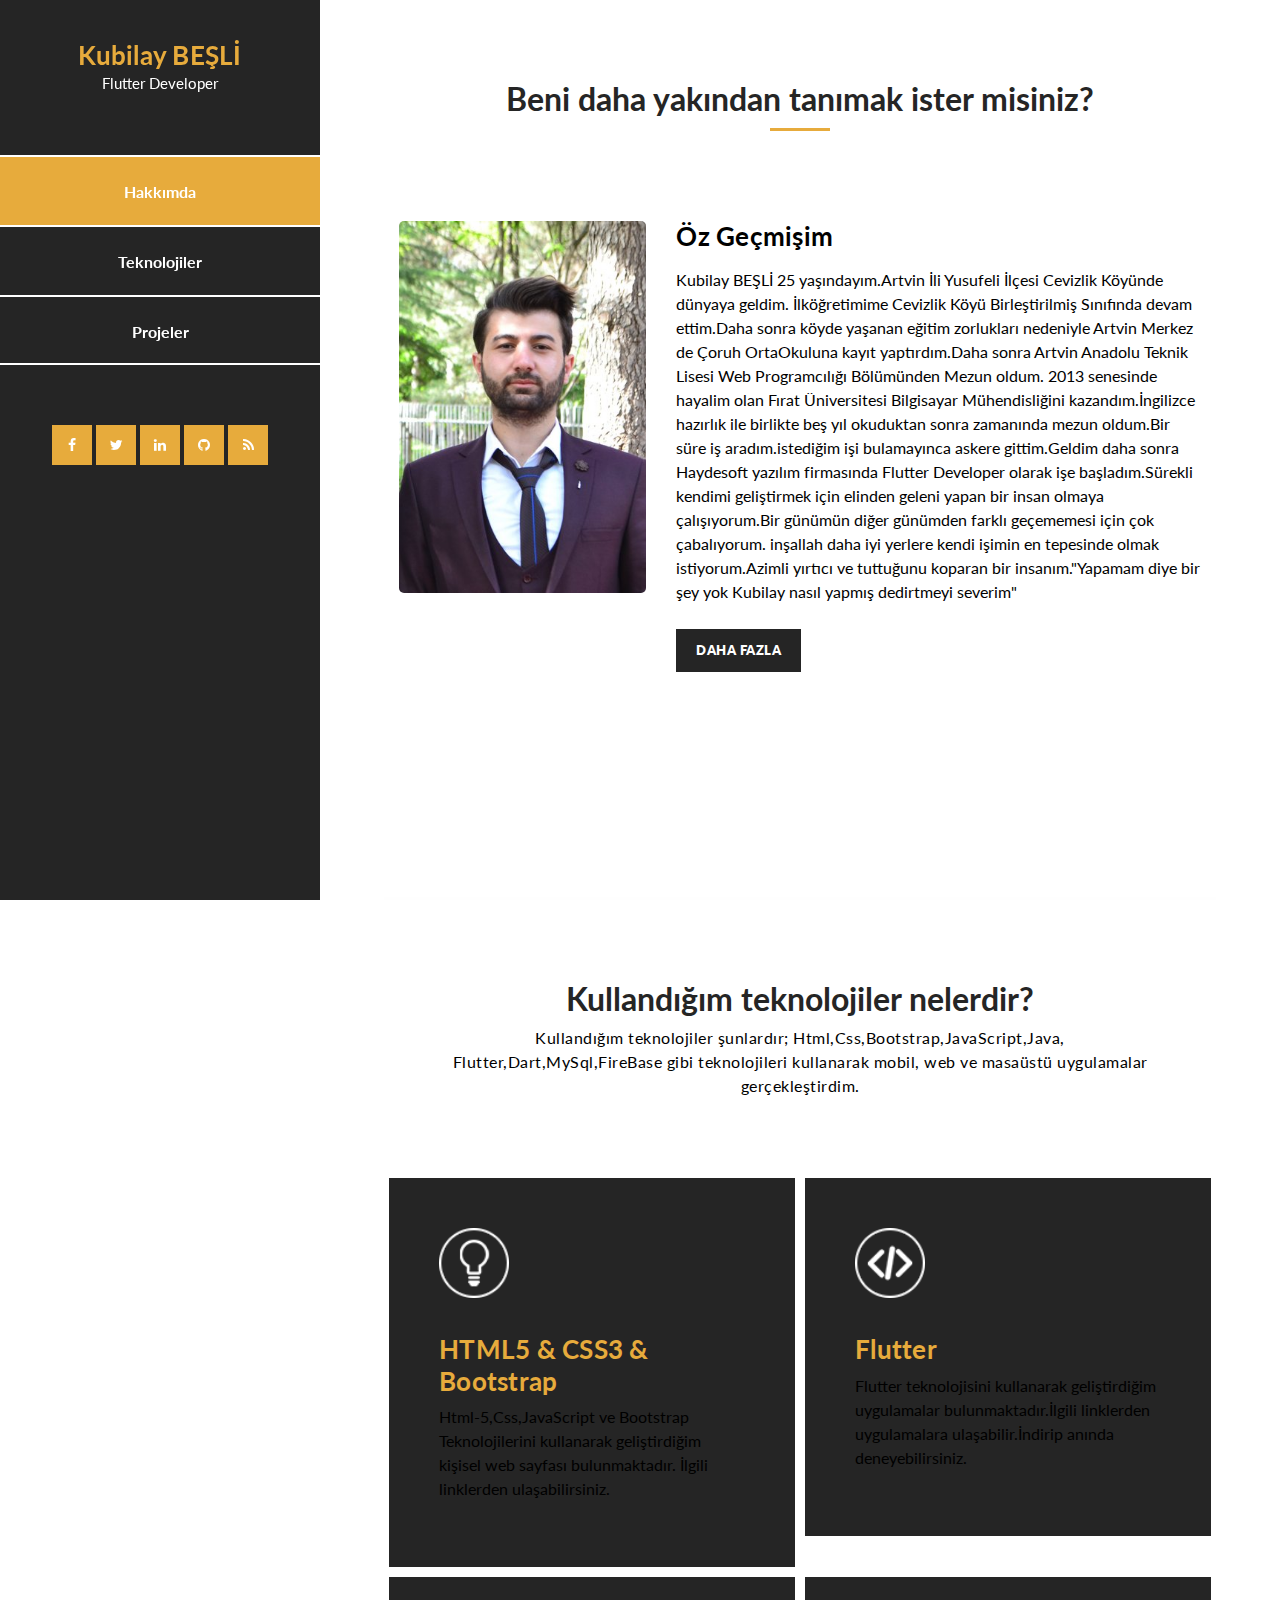
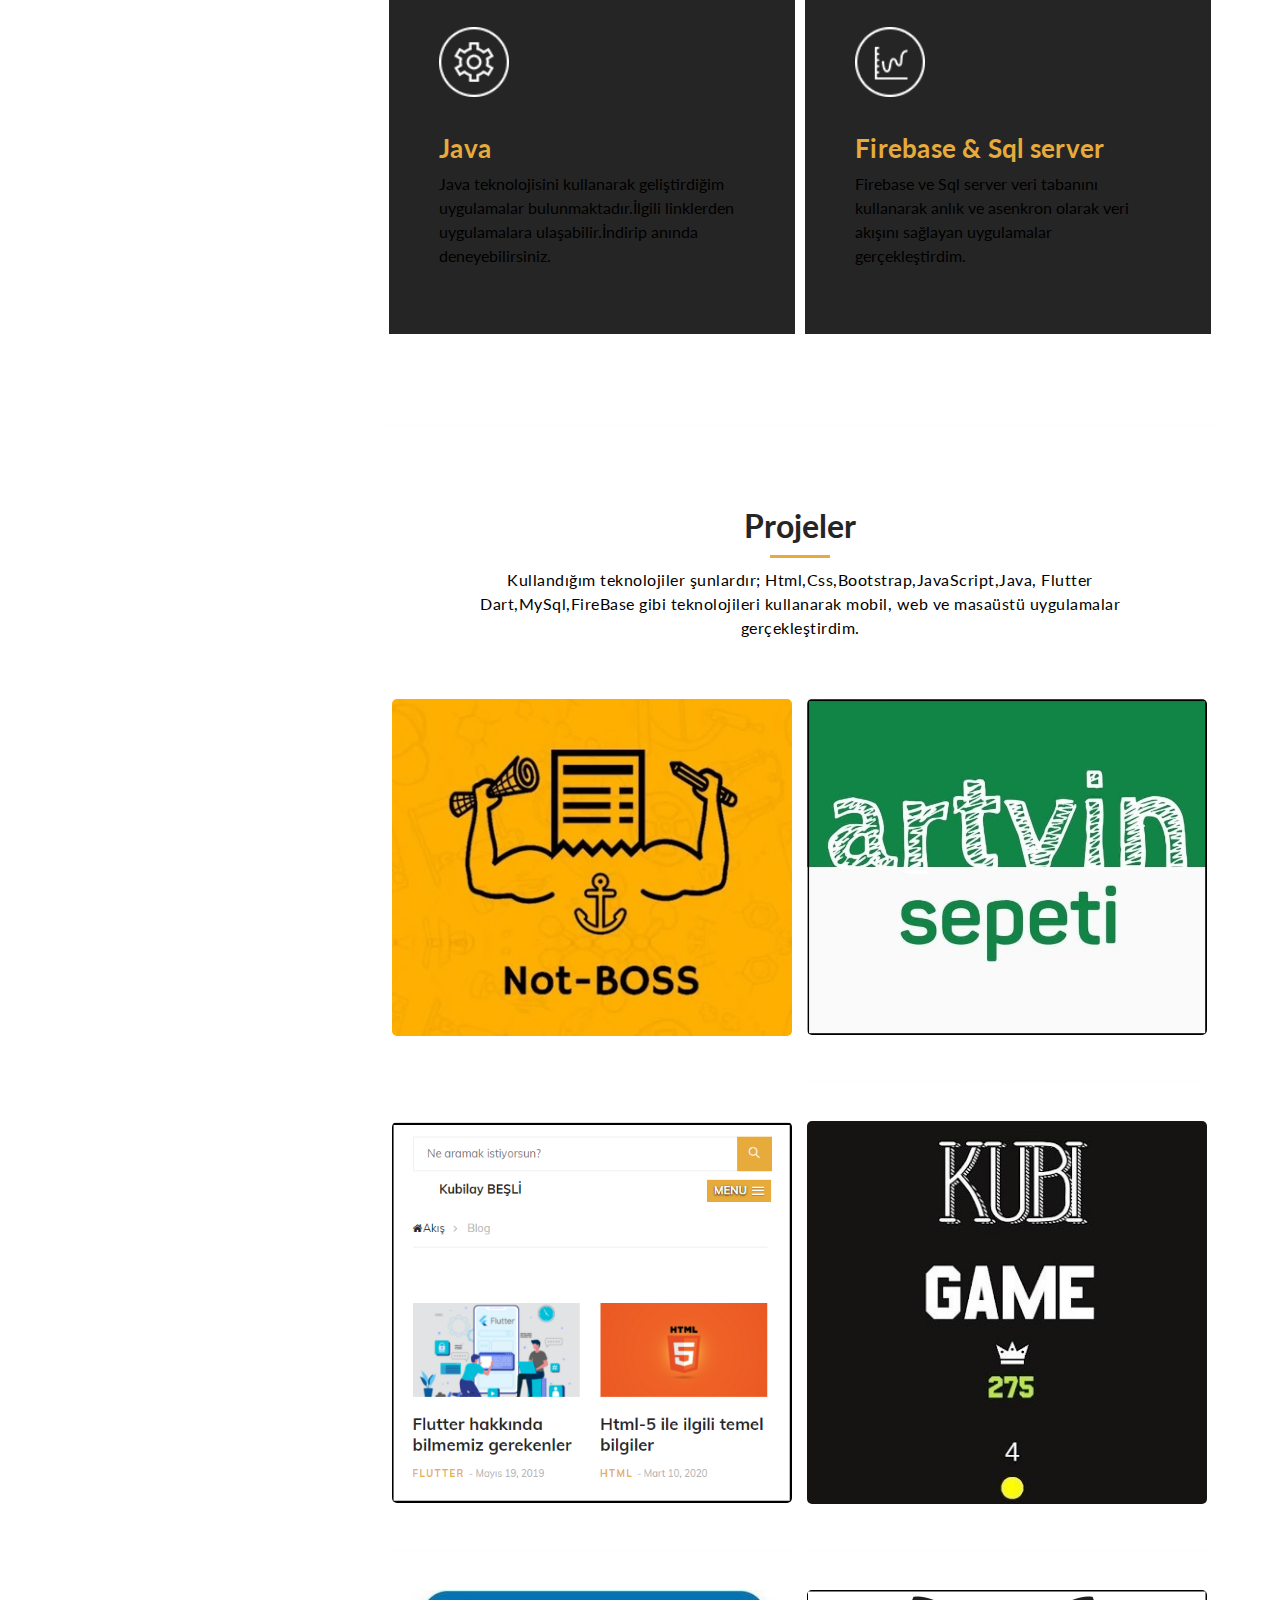
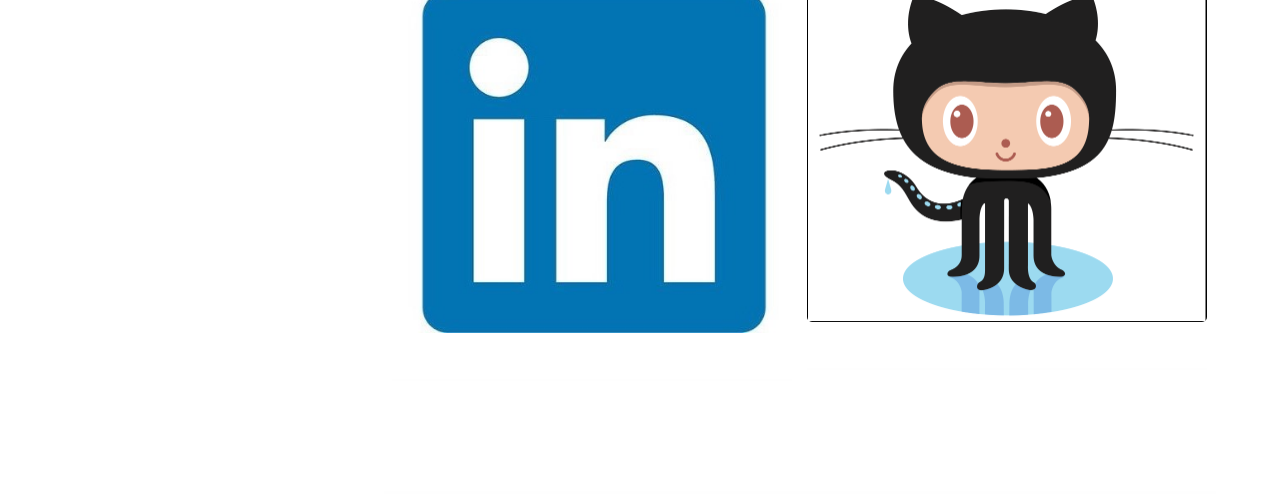
<file: cv.html>
<!DOCTYPE html>
<html lang="tr">
  <head>
       <meta charset="UTF-8">
    <meta name="description" content="Kubilay BEŞLİ Kişisel Web Sitesi flutter,html,css,bootstrapjavascript,java">
    <meta name="keywords" content="Kubilay BEŞLi,flutter,html,css,javascript,java,bootstrap,altın">
    <meta name="viewport" content="width=device-width, initial-scale=1.0">
    <meta http-equiv="X-UA-Compatible" content="ie=edge">
    <title>Kubilay BEŞLi Kişisel Web Sayfası</title>
  
	<!-- Bootstrap core CSS -->
    <link href="vendor/bootstrap/css/bootstrap.min.css" rel="stylesheet" />

    <!-- Additional CSS Files -->
    <link rel="stylesheet" href="assets/css/fontawesome.css" />
    <link rel="stylesheet" href="assets/css/templatemo-style.css" />
    <link rel="stylesheet" href="assets/css/owl.css" />
    <link rel="stylesheet" href="assets/css/lightbox.css" />
	
  </head>

  <body>
  
    <div id="page-wraper">
      <!-- Sidebar Menu -->
      <div class="responsive-nav">
        <i class="fa fa-bars" id="menu-toggle"></i>
        <div id="menu" class="menu">
          <i class="fa fa-times" id="menu-close"></i>
          <div class="container">
           
            <div class="author-content">
              <h4>Kubilay BEŞLİ</h4>
              <span>Flutter Developer</span>
            </div>
            <nav class="main-nav" >
              <ul class="main-menu">
			 
                <li><a href="#section1">Hakkımda</a></li>
                <li><a href="#section2">Teknolojiler</a></li>
                <li><a href="#section3">Projeler</a></li>
             
              </ul>
            </nav>
			
			  <div class="social-network">
              <ul class="soial-icons">
                <li>
                  <a href="https://www.facebook.com/kubilay.besli1/">
				  <i class="fa fa-facebook"></i></a>
                </li>
                <li>
                  <a href="https://twitter.com/kubilay_besli"><i class="fa fa-twitter"></i></a>
                </li>
                <li>
                  <a href="https://www.linkedin.com/in/kubilay-be%C5%9Fli-183033160/"><i class="fa fa-linkedin"></i></a>
                </li>
                <li>
                  <a href="https://github.com/kubi08"><i class="fa fa-github"></i></a>
                </li>
                <li>
                  <a href="http://kubilaybesli.epizy.com/"><i class="fa fa-rss"></i></a>
                </li>
				
              </ul>
            </div>
          </div>
        </div>
      </div>

      <section class="section about-me" data-section="section1">
        <div class="container">
          <div class="section-heading">
            <h2>Beni daha yakından tanımak ister misiniz?</h2>
            <div class="line-dec"></div>
            
          </div>
          <div class="left-image-post">
            <div class="row">
              <div class="col-md-4">
                <div class="left-image">
                  <img src="assets/images/leftcv.jpg" alt=""/>
                </div>
              </div>
              <div class="col-md-8">
                <div class="right-text">
                  <h3>Öz Geçmişim</h3>
                  <p>
                   Kubilay BEŞLİ 25 yaşındayım.Artvin İli Yusufeli İlçesi Cevizlik Köyünde dünyaya geldim.
									İlköğretimime Cevizlik Köyü Birleştirilmiş Sınıfında devam ettim.Daha sonra köyde yaşanan eğitim zorlukları nedeniyle
									Artvin Merkez de Çoruh OrtaOkuluna kayıt yaptırdım.Daha sonra Artvin Anadolu Teknik Lisesi Web Programcılığı Bölümünden Mezun oldum.
									2013 senesinde hayalim olan Fırat Üniversitesi Bilgisayar Mühendisliğini kazandım.İngilizce hazırlık ile birlikte beş yıl okuduktan sonra 
									zamanında mezun oldum.Bir süre iş aradım.istediğim işi bulamayınca askere gittim.Geldim daha sonra Haydesoft yazılım firmasında Flutter Developer olarak
									işe başladım.Sürekli kendimi geliştirmek için elinden geleni yapan bir insan olmaya çalışıyorum.Bir günümün diğer günümden farklı geçememesi için çok çabalıyorum.
									inşallah daha iyi yerlere kendi işimin en tepesinde olmak istiyorum.Azimli yırtıcı ve tuttuğunu koparan bir insanım."Yapamam diye bir şey yok Kubilay nasıl yapmış dedirtmeyi severim"
                  </p>
                  <div class="white-button">
                    <a href="biography.html">Daha Fazla</a>
                  </div>
                </div>
              </div>
            </div>
          </div>
      
        </div>
      </section>

      <section class="section my-services" data-section="section2">
        <div class="container">
          <div class="section-heading">
            <h2>Kullandığım teknolojiler nelerdir?</h2>
            
            <span>Kullandığım teknolojiler şunlardır; 
			Html,Css,Bootstrap,JavaScript,Java,
			Flutter,Dart,MySql,FireBase gibi teknolojileri kullanarak mobil,
			web ve masaüstü uygulamalar gerçekleştirdim.
			</span>
          </div>
          <div class="row">
            <div class="col-md-6">
              <div class="service-item">
                <div class="first-service-icon service-icon"></div>
                <h4>HTML5 &amp; CSS3 &amp; Bootstrap</h4>
                <p>
                  Html-5,Css,JavaScript ve Bootstrap Teknolojilerini kullanarak geliştirdiğim kişisel web sayfası bulunmaktadır.
				  İlgili linklerden ulaşabilirsiniz.
                </p>
              </div>
            </div>
            <div class="col-md-6">
              <div class="service-item">
                <div class="second-service-icon service-icon"></div>
                <h4>Flutter</h4>
                <p>
                 Flutter teknolojisini kullanarak geliştirdiğim uygulamalar 
				 bulunmaktadır.İlgili linklerden uygulamalara ulaşabilir.İndirip anında deneyebilirsiniz.
                </p>
              </div>
            </div>
            <div class="col-md-6">
              <div class="service-item">
                <div class="third-service-icon service-icon"></div>
                <h4>Java</h4>
                <p>
                 Java teknolojisini kullanarak geliştirdiğim uygulamalar 
				 bulunmaktadır.İlgili linklerden uygulamalara ulaşabilir.İndirip anında deneyebilirsiniz.
                </p>
              </div>
            </div>
            <div class="col-md-6">
              <div class="service-item">
                <div class="fourth-service-icon service-icon"></div>
                <h4>Firebase &amp; Sql server</h4>
                <p>
                  Firebase ve Sql server veri tabanını kullanarak anlık ve asenkron olarak veri akışını 
				  sağlayan uygulamalar gerçekleştirdim.
                </p>
              </div>
            </div>
          </div>
        </div>
      </section>

	   <section class="section my-work" data-section="section3">
        <div class="container">
          <div class="section-heading">
            <h2>Projeler</h2>
            <div class="line-dec"></div>
            <span
              >Kullandığım teknolojiler şunlardır; 
			Html,Css,Bootstrap,JavaScript,Java,
			Flutter Dart,MySql,FireBase gibi teknolojileri kullanarak mobil,
			web ve masaüstü uygulamalar gerçekleştirdim.</span
            >
          </div>
          <div class="row">
            <div class="isotope-wrapper">
              
              <div class="isotope-box">
                <div class="isotope-item" data-type="nature">
                  <figure class="snip1321">
                    <img
                      src="assets/images/notbos.jpg"
                      alt="sq-sample26"
                    />
                    <figcaption>
                      
                      <h4>Not-BOSS</h4>
                      <span>Üniversite Not Uygulaması</span>
					   <a href="https://play.google.com/store/apps/details?id=com.app.notboss&hl=tr">Uygulamaya git</a>
                    </figcaption>
                  </figure>
                </div>

                <div class="isotope-item" data-type="people">
                <figure class="snip1321">
                    <img src="assets/images/artvinsepeti.jpg"alt="sq-sample26" />
                    <figcaption>
                  
                      <h4>Artvin Sepeti</h4>
                      <span>Flutter Sipariş Uygulaması</span>
					    <a href="https://github.com/kubi08/artvin_sepeti">Uygulamaya git</a>
                    </figcaption>
                  </figure>
                </div>

                <div class="isotope-item" data-type="animals">
                  <figure class="snip1321">
                    <img
                      src="assets/images/game.jpg"
                      alt="sq-sample26"
					
					 
                    />
                    <figcaption>
                      <a
                        href="assets/images/portfolio-03.jpg">
                     </a>
					 <h4>Unity Oyun Uygulaması</h4>
                      <span>Unity Oyun Uygulaması</span>
                      <a href="https://play.google.com/store/apps/details?id=com.kubi.BESLI&hl=tr">Uygulamaya git</a>
                    </figcaption>
                  </figure>
                </div>

                <div class="isotope-item" data-type="people">
                  <figure class="snip1321">
                    <img
                      src="assets/images/web.png"
                      alt="sq-sample26"
                    />
                    <figcaption>
                      <a
                        href="assets/images/portfolio-04.jpg">
                      </a>
                      <h4>Kişisel Web Sayfası</h4>
                      <span>Html,Css,Bootstrap,Js Web Sayfası</span>
					   <a href="http://kubilaybesli.epizy.com/">Uygulamaya git</a>
                    </figcaption>
                  </figure>
                </div>

                <div class="isotope-item" data-type="nature">
                    <figure class="snip1321">
                    <img
                      src="assets/images/linked.jpg"
                      alt="sq-sample26"
                    />
                    <figcaption>
                      <a
                        href="assets/images/portfolio-04.jpg">
                      </a>
                      <h4>Linkedin Adresim</h4>
                      <span>Kişisel Linkedin Sayfam</span>
					   <a href="https://www.linkedin.com/in/kubilay-be%C5%9Fli-183033160/">Uygulamaya git</a>
					  
                    </figcaption>
                  </figure>
                </div>

                <div class="isotope-item" data-type="animals">
                 <figure class="snip1321">
                    <img
                      src="assets/images/github.jpg"
                      alt="sq-sample26"
                    />
                    <figcaption>
                      <a
                        href="assets/images/portfolio-04.jpg">
                      </a>
                      <h4>Github Sayfası</h4>
                      <span>Github'da yer alan projelerimiz</span>
					   <a href="https://github.com/kubi08">Uygulamaya git</a>
                    </figcaption>
                  </figure>
                </div>
              </div>
            </div>
          </div>
        </div>
      </section>

    </div>

    <!-- Scripts -->
    <!-- Bootstrap core JavaScript -->
    <script src="vendor/jquery/jquery.min.js"></script>
    <script src="vendor/bootstrap/js/bootstrap.bundle.min.js"></script>

    <script src="assets/js/isotope.min.js"></script>
    <script src="assets/js/owl-carousel.js"></script>
    <script src="assets/js/lightbox.js"></script>
    <script src="assets/js/custom.js"></script>
    <script>
      //according to loftblog tut
      $(".main-menu li:first").addClass("active");

      var showSection = function showSection(section, isAnimate) {
        var direction = section.replace(/#/, ""),
          reqSection = $(".section").filter(
            '[data-section="' + direction + '"]'
          ),
          reqSectionPos = reqSection.offset().top - 0;

        if (isAnimate) {
          $("body, html").animate(
            {
              scrollTop: reqSectionPos
            },
            800
          );
        } else {
          $("body, html").scrollTop(reqSectionPos);
        }
      };

      var checkSection = function checkSection() {
        $(".section").each(function() {
          var $this = $(this),
            topEdge = $this.offset().top - 80,
            bottomEdge = topEdge + $this.height(),
            wScroll = $(window).scrollTop();
          if (topEdge < wScroll && bottomEdge > wScroll) {
            var currentId = $this.data("section"),
              reqLink = $("a").filter("[href*=\\#" + currentId + "]");
            reqLink
              .closest("li")
              .addClass("active")
              .siblings()
              .removeClass("active");
          }
        });
      };

      $(".main-menu").on("click", "a", function(e) {
        e.preventDefault();
        showSection($(this).attr("href"), true);
      });

      $(window).scroll(function() {
        checkSection();
      });
    </script>
    
  </body>
</html>
</file>
<file: assets/css/templatemo-style.css>
@import url(fontawesome.css);
@import url("https://fonts.googleapis.com/css?family=Lato:100,300,400,700,900");
body {
    font-family: 'Lato', sans-serif;
}

#page-wraper {
   
    -webkit-background-size: cover;
    -moz-background-size: cover;
    -o-background-size: cover;
    background-size: cover;
    width: 100%;
}




body {
    overflow-x: hidden;
}

input,
select,
textarea {
    outline: none;
}

a,
a:hover {
    text-decoration: none;
}

p {
    font-size: 16px;
    line-height: 24px;
    color: #000;
}

h4 {
    font-size: 26px;
    font-weight: 700;
    color: #e7ab3c;
    letter-spacing: 0.25px;
}
h3 {
    font-size: 26px;
    font-weight: 700;
    color: #000;
    letter-spacing: 0.25px;
}

img {
    width: 100%;
    overflow: hidden;
}

ul {
    padding: 0;
    margin: 0;
    list-style: none;
}

ul li {
    display: inline-block;
}

html {
    -webkit-box-sizing: border-box;
    -moz-box-sizing: border-box;
    box-sizing: border-box;
}

*,
*:before,
*:after {
    -webkit-box-sizing: inherit;
    -moz-box-sizing: inherit;
    box-sizing: inherit;
}

.clearfix {
    zoom: 1;
}

.clearfix:before,
.clearfix:after {
    content: "";
    display: table;
}

.clearfix:after {
    clear: both;
}

.container {
    margin: 0 auto;
}

.main-nav {
    text-align: center;
}

.main-nav li:last-child a {
    border-bottom: 2px solid #fff;
}

.main-nav li {
    display: block;
}

.main-nav li a {
    height: 70px;
    line-height: 70px;
    display: inline-block;
    font-size: 16px;
    font-weight: 700;
    color: #fff;
    width: 100%;
    transition: all 0.5s;
    border-top: 2px solid #fff;
}

.main-nav li:hover a,
.main-nav li.active a {
    background: #e7ab3c;
    color: #fff;
}

/* Sidebar Menu */

.menu .image {
    margin-top: 60px;
}

.menu .image img {
    width: 140px;
    height: 140px;
    border-radius: 50%;
    text-align: center;
}

.menu .author-content {
    margin: 40px 0px 60px 0px;
}

.menu .author-content h4 {
    margin-bottom: 0px;
}

.menu .author-content span {
    font-size: 15px;
    color: #fff;
}

.menu .social-network {
    margin-top: 60px;
}

.menu .social-network ul li {
    margin: 0 3px;
}

.menu .social-network ul li a {
    width: 40px;
    height: 40px;
    display: inline-block;
    text-align: center;
    line-height: 40px;
    background-color:#e7ab3c;
    color: #fff;
    font-size: 14px;
    transition: all 0.5s;
}

.menu .social-network ul li a:hover {
    background-color: #fff;
    color: #a43f49;
}

.menu .copyright-text {
    position: relative;
    margin-top: 60px;
}

.menu .copyright-text p {
    border-top: 1px solid rgba(250, 250, 250, 0.1);
    display: inline-block;
    width: 100%;
    padding-left: 30px;
    padding-right: 30px;
    padding-top: 30px;
    font-size: 13px;
}

.menu:before,
.menu:after {
    content: "";
    display: table;
}

.menu:after {
    clear: both;
}

.menu a {
    text-decoration: none;
    color: inherit;
}

.menu {
    text-align: center;
}

.menu::-webkit-scrollbar {
    display: none;
}

.menu {
  
  -webkit-transition: -webkit-transform 233ms cubic-bezier(0, 0, 0.21, 1);
  -webkit-overflow-scrolling: touch;
  background-color:#252525;
  box-sizing: border-box;
  height: 100vh;  
  max-height: 100vh !important;
  max-width: 80vw !important;
  min-width: 45px !important;
  outline: none;
  overflow-x: hidden !important;
  overflow-y: auto !important;
  padding: 0;
  position: fixed !important;
  top: calc(0px);  
  width: 20%;
  will-change: transform;
  z-index: 9999 !important;
}

.menu-toggle {
  color: #fff;
  cursor: pointer;
  font-size: 25px;
  position: fixed;
  right: 25px;
  top: 25px;
}

#menu-toggle {
    z-index: 999;
    cursor: pointer;
    position: fixed;
    top: 0;
    left: 0;
    color: #e7ab3c;
    background-color: #fff;
    width: 60px;
    height: 60px;
    text-align: center;
    display: inline-block;
    line-height: 60px;
}

.menu-close {
  cursor: pointer;
}

#menu-close {
    cursor: pointer;
    text-align: right;
    color: #e7ab3c;
    background-color: #fff;
    width: 100%;
    height: 60px;
    text-align: center;
    display: inline-block;
    line-height: 60px;
}


/* Section */

.section {
    color: #fff;
    width: 55%;
    right: 10%;
    left: 35%;
    position: relative;
    min-height: 100vh;
    padding-bottom: 80px;
    border-bottom: 3px solid rgba(250, 250, 250, 0.25);
}

.section-heading {
    text-align: center;
    padding: 80px 45px;
}

.section-heading h2 {
    font-size: 32px;
    font-weight: 700;
    color: #252525;
}

.section-heading .line-dec {
    width: 60px;
    height: 3px;
    background-color: #e7ab3c;
    margin: 10px auto;
}

.section-heading span {
    margin-top: 5px;
    font-size: 16px;
    color: #000;
    letter-spacing: 0.5px;
}


/* Buttons */

.white-button a {
    display: inline-block;
    padding: 12px 20px;
    background-color: rgb(37 37 37);
    color: #fff;
    font-size: 13px;
    font-weight: 800;
    letter-spacing: 0.5px;
    text-transform: uppercase;
    transition: all 0.5s;
}

.white-button a:hover {
    background-color: #e7ab3c;
    color: #fff;
}

button {
    display: inline-block;
    padding: 10px 20px;
    background-color: #fff;
    color: #a43f49;
    font-size: 12px;
    font-weight: 800;
    letter-spacing: 0.5px;
    text-transform: uppercase;
    transition: all 0.5s;
    border: none;
    outline: none;
    cursor: pointer;
}

button:hover {
    outline: none;
    background-color: #a43f49;
    color: #fff;
}


/* Left & Right Post */

.right-image-post {
    margin-top: 60px;
    padding-top: 60px;
    border-top: 2px solid rgba(250, 250, 250, 0.1);
}

.left-image img,
.right-image img {
    border-radius: 5px;
}

.right-image-post h4,
.left-image-post h4 {
    margin-top: 30px;
}

.right-image-post p,
.left-image-post p {
    margin-top: 20px;
}

.right-image-post .white-button,
.left-image-post .white-button {
    margin-top: 30px;
}


/* Services */

.my-services .col-md-6 {
    padding-left: 5px;
    padding-right: 5px;
}

.service-item {
    margin-bottom: 10px;
    padding: 50px;
    background-color: rgb(37 37 37);
    transition: all 0.5s;
}

.service-item h4 {
    transition: all 0.5s;
}

.service-item p {
    transition: all 0.5s;
}

.service-item:hover {
    background-color: #e7ab3c;
}

.service-item:hover h4 {
    color: #1e1e1e;
}

.service-item:hover p {
    color: #4a4a4a;
}

.service-item .service-icon {
    width: 70px;
    height: 70px;
    display: inline-block;
    margin-bottom: 30px;
    background-size: cover;
    background-repeat: no-repeat;
    transition: all 0.5s;
}

.service-item .first-service-icon {
    background-image: url(../images/first-white-icon.png);
}

.service-item:hover .first-service-icon {
    background-image: url(../images/first-main-icon.png);
}

.service-item .second-service-icon {
    background-image: url(../images/second-white-icon.png);
}

.service-item:hover .second-service-icon {
    background-image: url(../images/second-main-icon.png);
}

.service-item .third-service-icon {
    background-image: url(../images/third-white-icon.png);
}

.service-item:hover .third-service-icon {
    background-image: url(../images/third-main-icon.png);
}

.service-item .fourth-service-icon {
    background-image: url(../images/fourth-white-icon.png);
}

.service-item:hover .fourth-service-icon {
    background-image: url(../images/fourth-main-icon.png);
}


/* My Work */

section.my-work .section-heading {
    text-align: center;
    padding: 80px 45px 50px 45px;
}

.isotope-wrapper {
    position: relative;
    width: 100%;
    margin: auto;
}

.isotope-toolbar input[type="radio"] {
    display: none;
}

.isotope-toolbar span {
    text-transform: capitalize;
    display: inline-block;
    margin-right: 15px;
    padding-bottom: 3px;
    font-size: 15px;
    font-weight: 700;
    border-bottom: 2px solid transparent;
    transform: ease-in-out 0.5s;
    cursor: pointer;
}

.isotope-toolbar input[type="radio"]:checked + span {
    color: #a43f49;
    border-bottom: 2px solid #a43f49;
}

.isotope-box {
    position: relative;
    width: 100%;
}

.isotope-toolbar {
    text-align: center;
    margin: 10px;
}

.isotope-toolbar p {
    border-top: 1px solid #fff;
    padding-top: 15px;
}

.isotope-toolbar a {
    color: #fff;
}

.isotope-item {
    position: relative;
    width: 48%;
    margin: 1%;
    border-bottom: 2px solid rgba(250,250,250,0.1);
    padding-bottom: 30px;
    margin-bottom: 30px;
}

.isotope-item img {
    top: 0;
    left: 0;
    width: 100%;
    height: 100%;
    border-radius: 5px;
}

.lazyload {
    background: #f7f7f7;
}

.lazyloading {
    background: #f7f7f7 url(//afarkas.github.io/lazysizes/assets/imgs/loader.gif) no-repeat center;
    min-height: 60px;
}

figure.snip1321 {
  overflow: hidden;
  text-align: center;
  -webkit-perspective: 50em;
  perspective: 50em;
}
figure.snip1321 * {
  -webkit-box-sizing: padding-box;
  box-sizing: padding-box;
  -webkit-transition: all 0.2s ease-out;
  transition: all 0.2s ease-out;
}
figure.snip1321 figcaption {
  top: 50%;
  left: 20px;
  right: 20px;
  position: absolute;
  opacity: 0;
  z-index: 1;
}
figure.snip1321 h4 {
    margin-top: 15px;
  margin-bottom: 5px;
  color: #232323;
}
figure.snip1321 span {
    font-size: 17px;
    display: block;
    color: #7a7a7a;
}
figure.snip1321 i {
  position: relative!important;
  font-size: 18px;
  background-color: #a43f49;
  width: 40px;
  height: 40px;
  display: inline-block;
  text-align: center;
  line-height: 40px;
  border-radius: 5px;
  color: #fff;
}
figure.snip1321:after {
  background-color: #ffffff;
  position: absolute;
  content: "";
  display: block;
  top: 20px;
  left: 20px;
  right: 20px;
  bottom: 20px;
  -webkit-transition: all 0.4s ease-in-out;
  transition: all 0.4s ease-in-out;
  -webkit-transform: rotateX(-90deg);
  transform: rotateX(-90deg);
  -webkit-transform-origin: 50% 50%;
  -ms-transform-origin: 50% 50%;
  transform-origin: 50% 50%;
  opacity: 0;
}
figure.snip1321 a {
  left: 0;
  right: 0;
  top: 0;
  bottom: 0;
  z-index: 1;
}
figure.snip1321:hover figcaption,
figure.snip1321.hover figcaption {
  -webkit-transform: translateY(-50%);
  transform: translateY(-50%);
  opacity: 1;
  -webkit-transition-delay: 0.2s;
  transition-delay: 0.2s;
}
figure.snip1321:hover:after,
figure.snip1321.hover:after {
  -webkit-transform: rotateX(0);
  transform: rotateX(0);
  opacity: 0.9;
}


/* Contact Me */

section.contact-me {
    border-bottom: none;
}

#contact input {
    background-color: rgba(250,250,250,0.1);
    border: 1px solid rgba(250,250,250,1);
    border-radius: 0px;
    margin-bottom: 30px;
    color: #fff;
    font-size: 14px;
    height: 40px;
    line-height: 40px;
    width: 100%;
    padding-left: 15px;
}

#contact input:focus {
    outline: none;
    box-shadow: none;
}

#contact textarea {
    background-color: rgba(250,250,250,0.1);
    border: 1px solid rgba(250,250,250,1);
    border-radius: 0px;
    margin-bottom: 30px;
    color: #fff;
    font-size: 14px;
    height: 180px;
    max-height: 220px;
    line-height: 40px;
    width: 100%;
    padding-left: 15px;
}

#contact textarea:focus {
    outline: none;
    box-shadow: none;
}

#contact {
    text-align: center;
}

@media screen and (max-width: 1680px) {
    .menu {
        
    }

    .section {
        color: #fff;
        width: 65%;
        right: 5%;
        left: 30%;
    }
}

@media screen and (max-width: 1680px) and (min-width: 846px) { 
    .menu .social-network ul li a {
        width: 40px;
        height: 40px;
        line-height: 40px;
    }

    .menu .social-network ul li {
        margin: 0;
    }

    .menu .image {
        margin-top: 60px;
    }
}

@media screen and (max-width: 1280px) {
    .menu {
        left: 0%;
    }

    .right-image-post h4,
    .left-image-post h4 {
        margin-top: 0px;
    }

    .right-image-post p,
    .left-image-post p {
        margin-top: 15px;
    }

    .right-image-post .white-button,
    .left-image-post .white-button {
        margin-top: 25px;
    }

}

.menu .container {
    padding-left: 0;
    padding-right: 0;
}

@media screen and (max-width: 1280px) and (min-width: 846px) {
    .menu {
        width: 25%;
    }
}

#menu-toggle,
#menu-close {
    display: none;
}  

@media screen and (max-width: 845px) {        
    #menu-toggle,
    #menu-close {
        display: inline-block;
    }    

    .menu { 
        background-color:rgb(37 37 37);	
        width: 320px;
        -webkit-transform: translateX(-100%) !important;
        transform: translateX(-100%) !important;
        transition: -webkit-transform 233ms cubic-bezier(0, 0, 0.21, 1);
        transition: transform 233ms cubic-bezier(0, 0, 0.21, 1);
        transition: transform 233ms cubic-bezier(0, 0, 0.21, 1), -webkit-transform 233ms cubic-bezier(0, 0, 0.21, 1);
    }

    .menu .image {
        margin-top: 40px;        
    }

    .menu .image img {
        width: 120px;
        height: 120px;
    }

    .menu .author-content {
        margin: 20px 0px 40px 0px;
    }

    .menu .container {
        padding-left: 15px;
        padding-right: 15px;
    }
	

    .menu.open {
        display: inline-block;
        -webkit-transform: translateX(0) !important;
                transform: translateX(0) !important;
    }

    .responsive-nav {
        display: inline-block;
    }
    .section {
        width: 94%;
        right: 3%;
        left: 3%;
    }
    .isotope-item {
        width: 94%;
        margin: 3%;
    }
    .left-image-post img {
        margin-bottom: 30px;
    }
    .right-image-post img {
        margin-top: 30px;
    }
    .isotope-item {
        border-bottom: none;
        text-align: center;
    }
    .isotope-toolbar {
        margin-bottom: 20px;
    }
}
</file>
